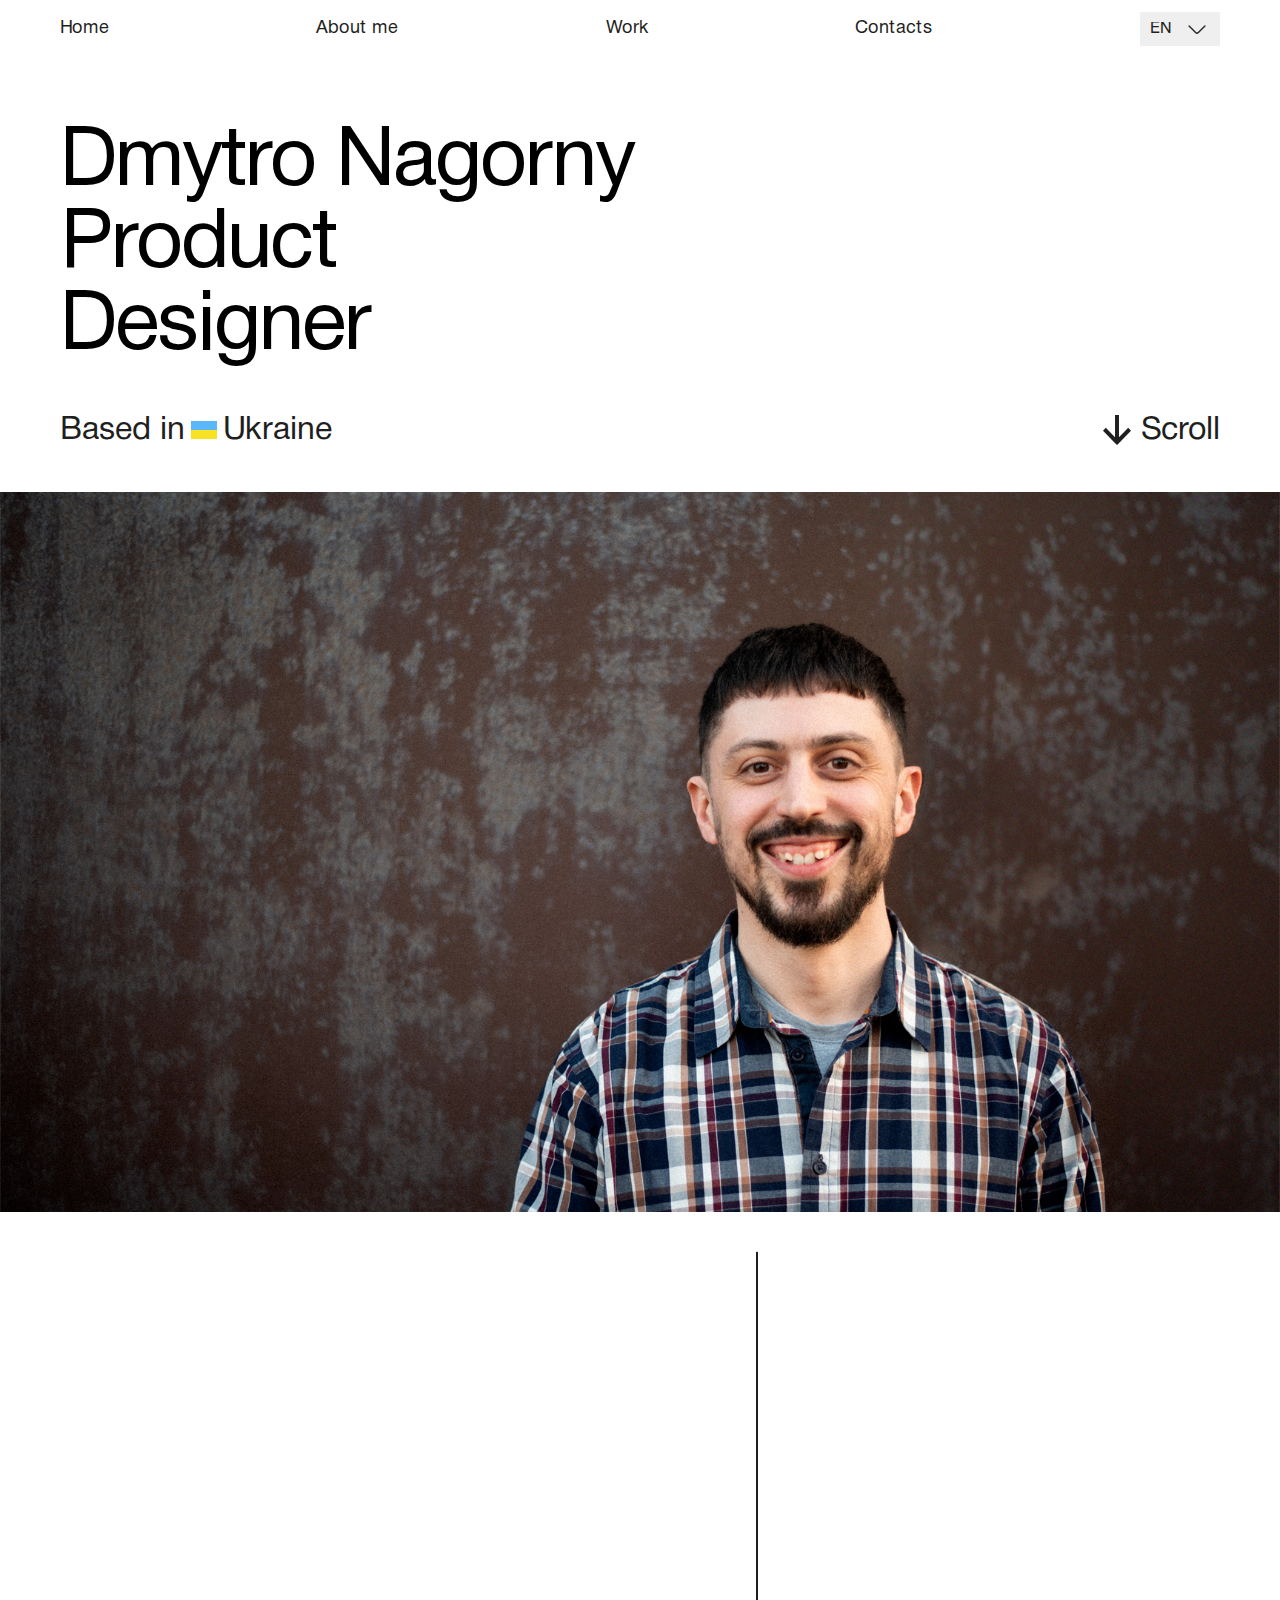
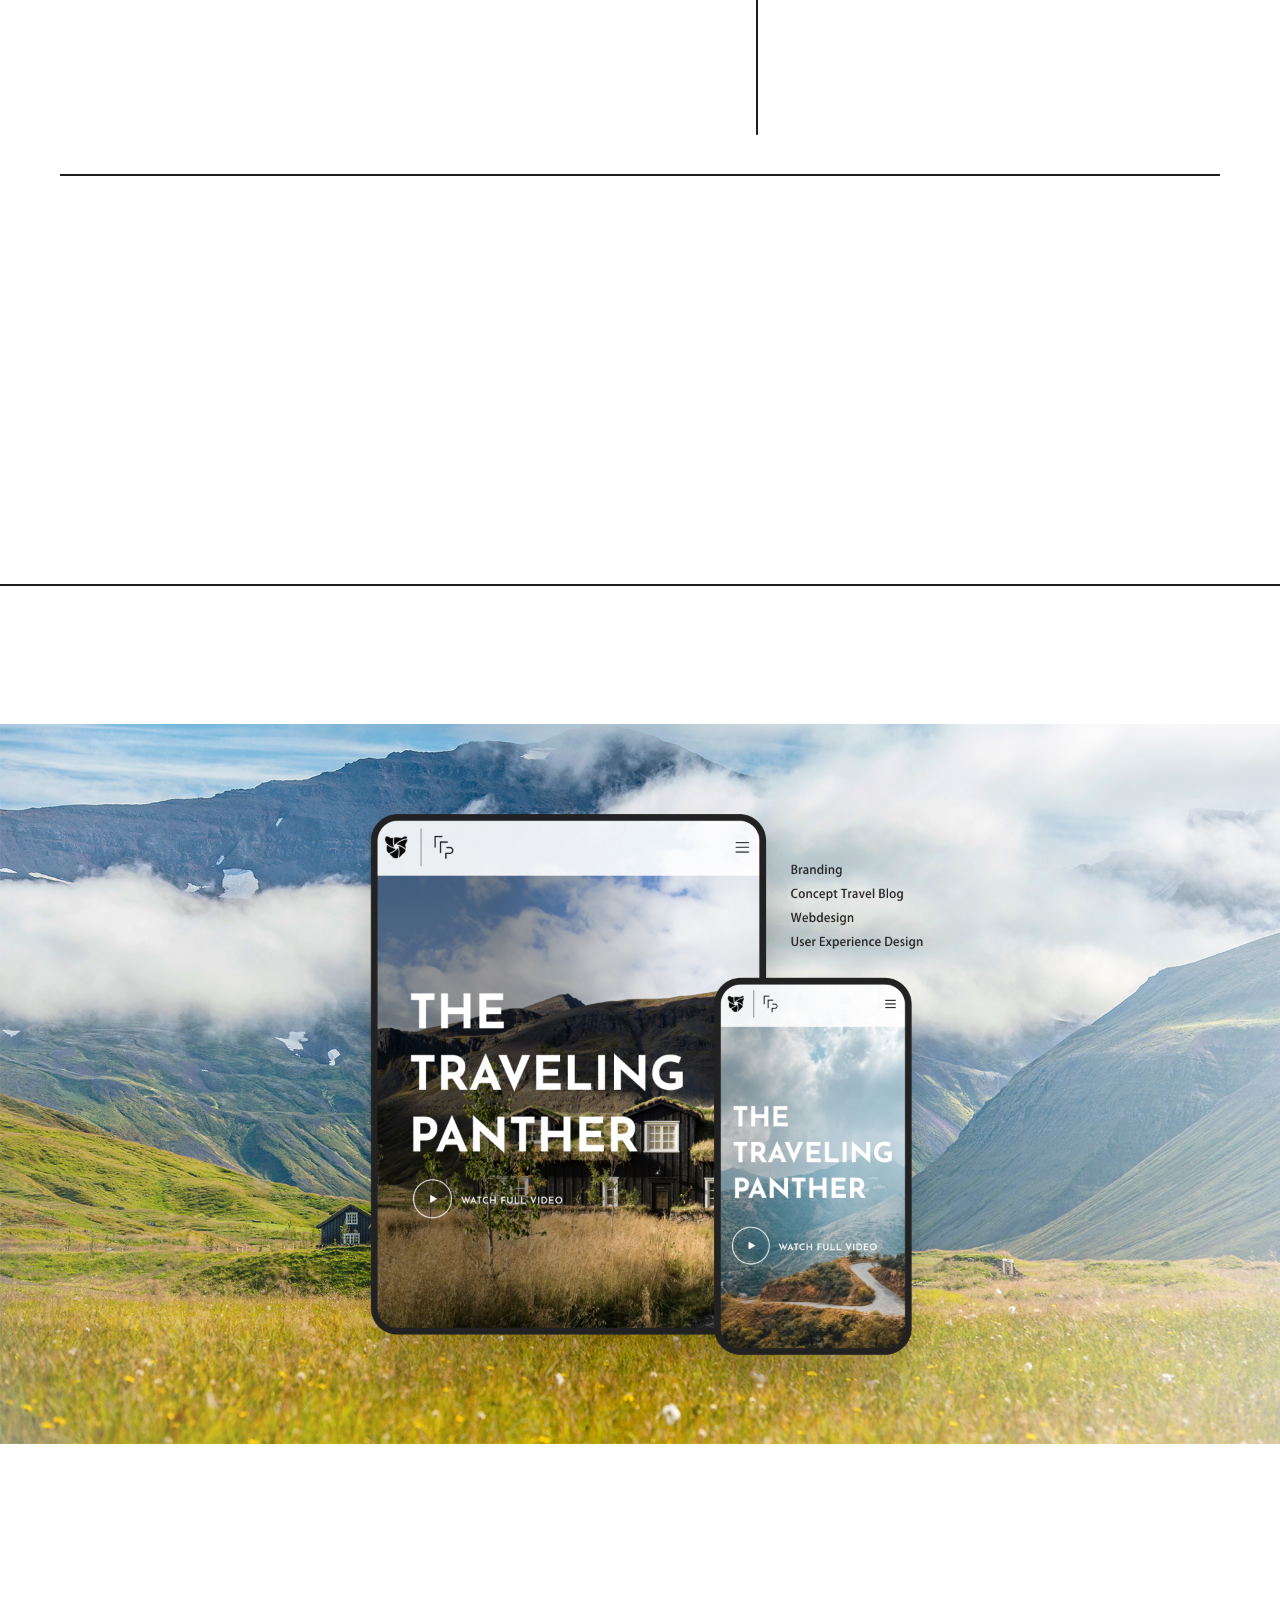
<file: index.html>
<!DOCTYPE html>
<html lang="en">
  <head>
    <meta charset="UTF-8" />
    <meta name="viewport" content="width=device-width, initial-scale=1.0" />
    <meta name="description" content="site_resume" />
    <meta name="keywords" content="portfolio, resume" />
    <meta name="robots" content="index, follow" />
    <!-- Если нужна индексация -->
    <meta http-equiv="author" content="Dmytro_Nagorny" />
    <meta http-equiv="cache-control" content="no-cache" />
    <!-- Для продакшена стоит пересмотреть -->
    <link rel="stylesheet" href="/font.css" />
    <link rel="stylesheet" href="/styles.css" />
    <link rel="stylesheet" href="/position.css" />
    <link rel="stylesheet" href="/default.css" />
    <link rel="stylesheet" href="/tablet_resolution.css" />
    <link rel="stylesheet" href="/phone_resolution.css" />
    <link rel="stylesheet" href="/sal.css" />
    <script src="/langArray.js"></script>
    <script src="/langScript.js"></script>
    <script src="/script_whatido.js"></script>
    <script src="/script_css.js"></script>
    <script src="/script_filter.js"></script>
    <script src="/scrolllink.js"></script>
    <script src="./sal.js"></script>
    <title>Site Resume</title>
  </head>
  <body>
    <div class="top_grid_container">
      <div
        data-sal="slide-up"
        data-sal-delay="200"
        data-sal-duration="400"
        data-sal-easing="ease-out"
        class="menu"
      >
        <ul id="section1" class="listNav">
          <li class="navSite">
            <a class="linkOne lang-menu1 scroll-link" href="#section1">Home</a>
          </li>
          <li class="navSite">
            <a class="linkTwo lang-menu2" href="about_me.html" target="_blank"
              >About me</a
            >
          </li>
          <li class="navSite">
            <a class="linkThree lang-menu3 scroll-link" href="#section3"
              >Work</a
            >
          </li>
          <li class="navSite">
            <a class="linkFour lang-menu4 scroll-link" href="#section4"
              >Contacts</a
            >
          </li>
          <select name="select" class="change_lang">
            <option value="ua">UA</option>
            <option value="en">EN</option>
          </select>
        </ul>
      </div>
      <h1
        data-sal="slide-up"
        data-sal-delay="200"
        data-sal-duration="400"
        data-sal-easing="ease-out"
        id="tittle"
        class="lang-tittle"
      >
        Dmytro Nagorny <br />Product Designer
      </h1>
      <div
        data-sal="slide-up"
        data-sal-delay="200"
        data-sal-duration="400"
        data-sal-easing="ease-out"
        class="h3_container"
      >
        <h3 id="text_with_flag">Based in<span></span>Ukraine</h3>
        <h3 class="text_index">Scroll</h3>
      </div>
    </div>
    <div class="my_photo">
      <a class="link_aboutMe" href="about_me.html" target="_blank"></a>
    </div>
    <div id="section2" class="mid_grid_container">
      <h2
        data-sal="slide-up"
        data-sal-delay="200"
        data-sal-duration="400"
        data-sal-easing="ease-out"
        id="tittle_two"
        class="lang-text"
      >
        My priority is to create a design that is not only beautiful but also
        functional, contributing to the achievement of the client's goals.
      </h2>
      <div class="block_cont_about_me">
        <h3
          data-sal="slide-up"
          data-sal-delay="200"
          data-sal-duration="400"
          data-sal-easing="ease-out"
          class="lang-tittle-about-me"
        >
          About me
        </h3>
        <p
          data-sal="slide-up"
          data-sal-delay="200"
          data-sal-duration="400"
          data-sal-easing="ease-out"
          class="lang-text-about-me"
        >
          Hello! My name is Dmytro, and I'm pleased to welcome you to my
          website, where you can learn more about my activities and view my
          portfolio. Ten years ago, I began my career in direct online sales.
          This experience gradually led me to the world of web design and a deep
          exploration of UX/UI. <br />
          <br />Over this period, I have successfully worked both offline and
          online, including freelancing and participating in the development of
          several startups.
        </p>
        <div
          data-sal="slide-up"
          data-sal-delay="200"
          data-sal-duration="400"
          data-sal-easing="ease-out"
          class="icons_cont"
        >
          <a
            id="inst_icon"
            href="https://www.instagram.com/dmytronagori/"
            target="_blank"
          ></a>
          <a
            id="behance_icon"
            href="https://www.behance.net/Maxofsolutions"
            target="_blank"
          ></a>
        </div>
      </div>
      <hr />
      <h3
        data-sal="slide-up"
        data-sal-delay="200"
        data-sal-duration="400"
        data-sal-easing="ease-out"
        class="text_index_two lang-tittle-what-i-do"
      >
        What I do
      </h3>
      <div
        data-sal="slide-up"
        data-sal-delay="200"
        data-sal-duration="400"
        data-sal-easing="ease-out"
        class="block_cont_what_I_do"
      >
        <div class="btns_container">
          <button>User Experience</button>
          <button>Product Design</button>
          <button>Digital Design</button>
          <button>Frontend Develop</button>
        </div>
        <p class="text_descript_my_skill"></p>
      </div>
    </div>
    <div id="section3" class="filter_portfolio_cont">
      <h2
        data-sal="slide-up"
        data-sal-delay="200"
        data-sal-duration="400"
        data-sal-easing="ease-out"
        id="tittle_three"
        class="lang-myWork"
      >
        Work
      </h2>
      <div
        data-sal="slide-up"
        data-sal-delay="200"
        data-sal-duration="400"
        data-sal-easing="ease-out"
        class="menu_two"
      >
        <ul class="listNav_two">
          <li class="navSite"><a id="linkOne1" href="">Websites</a></li>
          <li class="navSite"><a id="linkTwo2" href="">Apps</a></li>
          <li class="navSite"><a id="linkThree3" href="">Logos</a></li>
          <li class="navSite"><a id="linkFour4" href="">Graphics</a></li>
        </ul>
      </div>
    </div>
    <div class="photo_portfolio">
      <a class="link_my_work" href=""></a>
    </div>
    <div
      data-sal="slide-up"
      data-sal-delay="200"
      data-sal-duration="400"
      data-sal-easing="ease-out"
      class="filter_portfolio_cont"
    >
      <h2 id="tittle_three" class="lang-tittle-myWork"></h2>
      <p id="work_descript" class="lang-descript-myWork"></p>
      <button
        data-sal="slide-up"
        data-sal-delay="200"
        data-sal-duration="400"
        data-sal-easing="ease-out"
        class="btn_next"
      >
        <a href="">Next Work</a>
      </button>
    </div>

    <div class="key_skill_container">
      <h3
        data-sal="slide-up"
        data-sal-delay="200"
        data-sal-duration="400"
        data-sal-easing="ease-out"
        class="text_index_two"
      >
        Key skills
      </h3>
      <div
        data-sal="slide-up"
        data-sal-delay="200"
        data-sal-duration="400"
        data-sal-easing="ease-out"
        class="skills_descript_cont"
        id="sk1"
      >
        <h2 class="tittle_four">Sketch Figma</h2>
        <div class="icons_cont">
          <div
            id="icon_sketch"
            style="background-image: url(/imgs/sketch.svg)"
          ></div>
          <div
            id="icon_figma"
            style="background-image: url(/imgs/figma.svg)"
          ></div>
        </div>
      </div>
      <div
        data-sal="slide-up"
        data-sal-delay="200"
        data-sal-duration="400"
        data-sal-easing="ease-out"
        class="skills_descript_cont"
        id="sk2"
      >
        <h2 class="tittle_four">Photoshop Illustrator</h2>
        <div class="icons_cont">
          <div
            id="icon_photoshop"
            style="background-image: url(/imgs/PS.svg)"
          ></div>
          <div
            id="icon_illustrator"
            style="background-image: url(/imgs/AI.svg)"
          ></div>
        </div>
      </div>
      <div
        data-sal="slide-up"
        data-sal-delay="200"
        data-sal-duration="400"
        data-sal-easing="ease-out"
        class="skills_descript_cont"
        id="sk3"
      >
        <h2 class="tittle_four">ProCreate Nomad</h2>
        <div class="icons_cont">
          <div
            id="icon_procreate"
            style="background-image: url(/imgs/pro_create.svg)"
          ></div>
          <div
            id="icon_nomad"
            style="background-image: url(/imgs/nomad.svg)"
          ></div>
        </div>
      </div>
      <hr class="last" />
      <div
        data-sal="slide-up"
        data-sal-delay="200"
        data-sal-duration="400"
        data-sal-easing="ease-out"
        class="skills_descript_cont"
        id="sk4"
      >
        <h2 class="tittle_four">HTML5 CSS3</h2>
        <div class="icons_cont">
          <div
            id="icon_html"
            style="background-image: url(/imgs/html.svg)"
          ></div>
          <div id="icon_css" style="background-image: url(/imgs/css.svg)"></div>
        </div>
      </div>
      <div
        data-sal="slide-up"
        data-sal-delay="200"
        data-sal-duration="400"
        data-sal-easing="ease-out"
        class="skills_descript_cont"
        id="sk5"
      >
        <h2 class="tittle_four">Java Script</h2>
        <div class="icons_cont">
          <div id="icon_js" style="background-image: url(/imgs/js.svg)"></div>
          <h2>learning</h2>
        </div>
      </div>
      <p
        data-sal="slide-up"
        data-sal-delay="200"
        data-sal-duration="400"
        data-sal-easing="ease-out"
        id="final_phrase"
        class="lang-mySkills"
      >
        My key skills include working with Sketch, Figma, Photoshop, Illustrator
        for design and prototyping, as well as Procreate and Nomad Sculpt for
        digital painting and 3D sculpting. I have proficiency in HTML5 markup
        languages and CSS3 styles for web page layout, and I am currently
        studying JavaScript.
      </p>
    </div>
    <div id="section4" class="footer_block">
      <div class="footer_container">
        <div
          data-sal="slide-up"
          data-sal-delay="200"
          data-sal-duration="400"
          data-sal-easing="ease-out"
          class="footer_tittle_cont"
        >
          <h3 class="lang-footer">Want to work together?</h3>
          <h3 class="lang-footer2">Send me a message</h3>
        </div>
        <a
          data-sal="slide-up"
          data-sal-delay="200"
          data-sal-duration="400"
          data-sal-easing="ease-out"
          id="my_email"
          href="mailto:maxofsolutions@gmail.com"
          >maxofsolutions@gmail.com</a
        >
        <div data-sal="slide-up" class="footer_tittle_cont">
          <h3>
            Design & Development <br />
            Dmytro Nagorny
          </h3>
          <div class="icons_cont">
            <h3>Follow me:</h3>
            <a
              id="linked_icon"
              href="https://www.linkedin.com/in/dmytro-nagorny-97a641307/"
              target="_blank"
            ></a>
            <a
              id="inst_icon"
              href="https://www.instagram.com/dmytronagori/"
              target="_blank"
            ></a>
            <a
              id="behance_icon"
              href="https://www.behance.net/Maxofsolutions"
              target="_blank"
            ></a>
          </div>
        </div>
        <div
          data-sal="slide-up"
          data-sal-delay="200"
          data-sal-duration="400"
          data-sal-easing="ease-out"
          class="menu"
        >
          <ul class="listNav">
            <li class="navSite">
              <a class="linkOne lang-menu5 scroll-link" href="#section1"
                >Home</a
              >
            </li>
            <li class="navSite">
              <a class="linkTwo lang-menu2" href="about_me.html" target="_blank"
                >About me</a
              >
            </li>
            <li class="navSite">
              <a class="linkThree lang-menu7 scroll-link" href="#section3"
                >Work</a
              >
            </li>
            <li class="navSite">
              <a class="linkFour lang-menu8 scroll-link" href="#section4"
                >Contacts</a
              >
            </li>
          </ul>
        </div>
      </div>
    </div>
    <script>
      sal();
    </script>
  </body>
</html>
</file>
<file: font.css>
@font-face {
  font-family: "helvetica";
  src: url(../Helvetica/HelveticaRegular/HelveticaRegular.ttf)
    format("truetype");
  font-weight: normal;
  font-style: normal;
}

@font-face {
  font-family: "helvetica";
  src: url(../Helvetica/HelveticaMedium/HelveticaMedium.ttf) format("truetype");
  font-weight: 500;
  font-style: normal;
}
</file>
<file: styles.css>
.listNav > li > a {
  font-size: 18px;
  color: #1f1f1f;
}

.listNav > li > a {
  position: relative;
}

.listNav > li > a::after {
  content: "";
  position: absolute;
  left: 0;
  bottom: -3px;
  width: 100%;
  height: 2px;
  background-color: #1f1f1f;
  transition: bottom 0.4s ease-out;
  opacity: 0;
}

.listNav > li > a:hover::after {
  bottom: 0;
  opacity: 1;
}

/**/

#tittle {
  font-size: 82px;
  letter-spacing: -2px;
  font-weight: normal;
}

.h3_container > h3 {
  font-size: 32px;
  color: #1f1f1f;
  font-weight: 300;
}

#text_with_flag {
  position: relative;
}

#text_with_flag span {
  position: relative;
}

#text_with_flag span::before {
  content: "";
  background-image: url("/imgs/flagUk.svg");
  display: inline-block;
  width: 26px;
  height: 18px;
  margin: 0 6px;
  vertical-align: middle;
  background-size: cover;
}

.text_index {
  position: relative;
}
.text_index::before {
  content: "";
  background-image: url("/imgs/arrow_icon_svg.svg");
  display: inline-block;
  width: 28px;
  height: 30px;
  margin: 0 10px;
  vertical-align: middle;
  background-size: cover;
}

/* стили для my_photo с псевдоелементом */
.my_photo {
  width: 100%;
  height: 80vh;
  position: relative;
  background-image: url("/imgs/my_photo.jpg");
  background-size: cover;
  background-repeat: no-repeat;
  background-position: center;
}

.my_photo a {
  width: 100%;
  height: 100%;
  text-decoration: none;
}

.my_photo:hover a {
  background-color: #1f1f1f;
  opacity: 0.2;
  transition: background-color 0.4s ease-out;
}

.my_photo a:focus {
  outline: none;
}

.my_photo:hover {
  cursor: pointer;
}

.my_photo::before {
  content: "";
  position: absolute;
  top: 50%;
  left: 50%;
  transform: translate(-50%, -50%);
  width: 80px; /* Ширина псевдоэлемента */
  height: 80px; /* Высота псевдоэлемента */
  background-color: #1f1f1f;
  background-image: url(/imgs/arrow_icon2_svg.svg);
  background-position: center;
  background-repeat: no-repeat;
  border-radius: 50%;
  z-index: 1;
  opacity: 0;
}

.my_photo:hover::before {
  transition: opacity 0.4s ease-out;
  opacity: 1;
}
/**/

/* стили для block_about_me с псевдоелементом */

#tittle_two {
  font-size: 60px;
  letter-spacing: -2px;
}

.block_cont_about_me > h3 {
  margin: 0;
  font-size: 32px;
  color: #1f1f1f;
  font-weight: 300;
}

.block_cont_about_me > p {
  font-size: 18px;
  color: #1f1f1f;
  font-weight: 300;
  line-height: 160%;
}

.icons_cont a {
  margin-right: 10px;
}

.icons_cont h2 {
  font-size: 60px;
  letter-spacing: -2px;
  color: #b1b1b1;
  margin: 0;
  text-align: start;
  transform: translateY(14px);
}

.icons_cont h3 {
  font-size: 32px;
  color: #1f1f1f;
  font-weight: 300;
  margin: 0 10px;
}

.icons_cont > div {
  width: 40px;
  height: 40px;
  background-color: #1f1f1f;
  border-radius: 20px;
  margin-right: 10px;
  background-repeat: no-repeat;
  background-size: cover;
}

#inst_icon {
  width: 40px;
  height: 40px;
  background-image: url(/imgs/inst_icon.svg);
  background-position: center;
  background-repeat: no-repeat;
}

#behance_icon {
  width: 40px;
  height: 40px;
  background-image: url(/imgs/behance_icon.svg);
  background-position: center;
  background-repeat: no-repeat;
}

#linked_icon {
  width: 40px;
  height: 40px;
  background-image: url(/imgs/linked_icon.svg);
  background-position: center;
  background-repeat: no-repeat;
}

.block_cont_about_me {
  position: relative;
}

.block_cont_about_me::before {
  content: "";
  position: absolute;
  left: 0;
  transform: translateY(-50%);
  width: 2px;
  height: 100%;
  background-color: #1f1f1f;
  top: 50%;
  transform-origin: center;
}
/**/

.text_index_two {
  position: relative;
  font-size: 32px;
  color: #1f1f1f;
  font-weight: 300;
}

.text_index_two::after {
  content: "";
  background-image: url("/imgs/arrow_icon3_svg.svg");
  display: inline-block;
  width: 28px;
  height: 30px;
  margin: 0 10px;
  vertical-align: middle;
  background-size: cover;
}

.btns_container button {
  position: relative;
  font-family: "helvetica", sans-serif;
  font-size: 60px;
  letter-spacing: -2px;
  color: #1f1f1f;
  background: none;
  border: none;
  cursor: pointer;
  margin-bottom: 10px;
  text-align: left;
  transition: transform 0.3s ease-in-out;
  padding: 0;
}

.btns_container button:last-child {
  margin-bottom: 0;
}

.btns_container button:hover {
  transform: translateX(-5px);
}

/* стили для скрипта */

.active::after {
  content: "";
  position: absolute;
  left: 0;
  bottom: -2px;
  width: 100%;
  height: 4px;
  background-color: #1f1f1f;
  transition: height 0.3s ease-in-out;
}

.active:hover::after {
  background-color: #1f1f1f;
  height: 2px;
}

/**/

.text_descript_my_skill {
  font-size: 22px;
  text-align: left;
  font-weight: 300;
  line-height: 160%;
  color: #1f1f1f;
  position: relative;
}

.text_descript_my_skill::before {
  content: "";
  position: absolute;
  left: 0;
  transform: translateY(-50%);
  width: 2px;
  height: 100%;
  background-color: #1f1f1f;
  top: 50%;
  transform-origin: center;
}

.photo_portfolio {
  width: 100%;
  height: 80vh;
  position: relative;
  background-size: cover;
  background-repeat: no-repeat;
  background-position: center;
}

.photo_portfolio a {
  width: 100%;
  height: 100%;
  text-decoration: none;
}

.photo_portfolio:hover a {
  background-color: #1f1f1f;
  opacity: 0.2;
  transition: background-color 0.4s ease-out;
}

.photo_portfolio a:focus {
  outline: none;
}

.photo_portfolio:hover {
  cursor: pointer;
}

.photo_portfolio::before {
  content: "";
  position: absolute;
  top: 50%;
  left: 50%;
  transform: translate(-50%, -50%);
  width: 80px; /* Ширина псевдоэлемента */
  height: 80px; /* Высота псевдоэлемента */
  background-color: #1f1f1f;
  background-image: url(/imgs/arrow_icon2_svg.svg);
  background-position: center;
  background-repeat: no-repeat;
  border-radius: 50%;
  z-index: 1;
  opacity: 0;
}

.photo_portfolio:hover::before {
  transition: opacity 0.4s ease-out;
  opacity: 1;
}

.filter_portfolio_cont {
  position: relative;
}

/* класс псевдоэлмента для script_css */
.filter_portfolio_cont.not-last-child::after {
  content: "";
  position: absolute;
  top: calc(0%);
  left: 0;
  width: 100%;
  height: 2px;
  background-color: #1f1f1f;
  z-index: 1;
}

.filter_portfolio_cont::after {
  content: "";
  position: absolute;
  top: calc(100%);
  left: 0;
  width: 100%;
  height: 2px;
  background-color: #1f1f1f;
  z-index: 1;
}
/**/

#tittle_three {
  width: 30%;
  font-size: 60px;
  letter-spacing: -2px;
  margin: 0;
}

.listNav_two > li > a {
  font-size: 18px;
  color: #1f1f1f;
}

.listNav_two > li > a {
  position: relative;
}

.listNav_two > li > a::after {
  content: "";
  position: absolute;
  left: 0;
  bottom: -3px;
  width: 100%;
  height: 2px;
  background-color: #1f1f1f;
  transition: bottom 0.4s ease-out;
  opacity: 0;
}

.listNav_two > li > a:hover::after {
  bottom: 0;
  opacity: 1;
}

.listNav_two > li > a.active::after {
  bottom: 0;
  opacity: 1;
}

#work_descript {
  width: 30%;
  font-size: 18px;
  color: #1f1f1f;
  font-weight: 300;
  line-height: 160%;
}

.btn_next {
  width: 240px;
  height: 60px;
  border: 1px solid #1f1f1f;
  border-radius: 30px;
  background: none;
  padding: 0;
}

.btn_next a {
  font-size: 32px;
  color: #1f1f1f;
  font-weight: 300;
}

.btn_next a::after {
  content: "";
  background-image: url("/imgs/arrow_icon4_svg.svg");
  display: inline-block;
  width: 30px;
  height: 28px;
  margin: 0 10px;
  vertical-align: middle;
  background-size: cover;
}

.btn_next:hover {
  background-color: #1f1f1f;
  transition: background-color 0.2s ease-out;
  transition: transform 0.3s ease-out;
  transform: translateX(10px);
}

.btn_next:not(:hover) {
  transition: transform 0.3s ease-out; /* Применить плавное изменение для свойства transform при уходе курсора */
}

.btn_next:not(:hover):hover {
  transform: none; /* Вернуть кнопку в исходное положение при уходе курсора с наведенной кнопки */
}

.btn_next a:hover {
  color: white;
}

.btn_next a:hover::after {
  background-image: url("/imgs/arrow_icon4_white_svg.svg");
}

.btn_next:active {
  border: 1px solid #1f1f1f;
  border-radius: 30px;
  background: none;
  transform: translateX(0px);
}

.btn_next a:active {
  color: #1f1f1f;
}

.btn_next a:active::after {
  background-image: url("/imgs/arrow_icon4_svg.svg");
}

.tittle_four {
  font-size: 60px;
  letter-spacing: -2px;
  margin: 0;
  color: #1f1f1f;
}

#final_phrase {
  font-size: 18px;
  color: #1f1f1f;
  font-weight: 300;
  line-height: 160%;
}

.skills_descript_cont {
  position: relative;
}

.skills_descript_cont::before {
  content: "";
  position: absolute;
  left: 100%;
  transform: translateY(-50%);
  width: 2px;
  height: 100%;
  background-color: #1f1f1f;
  top: 50%;
  transform-origin: center;
}

.skills_descript_cont:nth-child(4)::before {
  display: none;
}

.footer_block {
  width: 100%;
  height: 460px;
  padding: 40px 60px 40px 60px;
  background-color: #d8dde1;
}

.footer_tittle_cont > h3 {
  font-size: 32px;
  color: #1f1f1f;
  font-weight: 300;
  margin: 0;
}

#my_email {
  position: relative;
  text-decoration: none;
  color: #1f1f1f;
  font-size: 82px;
  width: 77%;
}

#my_email::after {
  content: "";
  position: absolute;
  left: 0;
  bottom: -3px;
  width: 100%;
  height: 4px;
  background-color: #1f1f1f;
  transition: bottom 0.4s ease-out;
  opacity: 0;
}

#my_email:hover::after {
  bottom: 0;
  opacity: 1;
}

/* класс для select lang*/

select {
  color: #1f1f1f;
  padding: 10px;
  width: 80px;
  max-width: 100%;
  box-sizing: border-box;
  margin: 0;
  border: none;
  outline: none;
  -moz-appearance: none;
  -webkit-appearance: none;
  appearance: none;
  background-image: url("/imgs/arrow-down.svg");
  background-repeat: no-repeat;
  background-position: right 0.7em top 50%, 0 0;
  background-size: 24px auto, 100%;
  cursor: pointer;
  transition: background-position 0.2s ease;
}

select:hover {
  background-position: right 0.7em top 64%, 0 0;
}

select::-ms-expand {
  display: none;
}
select:hover {
  border-color: #888;
}
select:focus {
  border-color: #aaa;
  color: #222;
  outline: none;
}

/* Убедитесь, что правило для IE учитывается и не перекрывает псевдоэлемент */
@media screen and (min-width: 0\0) {
  select::after {
    display: none;
  }
}

hr {
  grid-row: 2;
  grid-column: 1/-1;
  transform: translateY(-40px);
  width: 100%;
  margin: 0;
  height: 2px;
  border: none; /* Убрать рамку */
  background-color: #1f1f1f; /* Цвет фона */
}

hr.last {
  grid-column: 2/-1;
}
</file>
<file: position.css>
@import "./sal.css";
.top_grid_container {
  display: grid;
  grid-template: 1fr 1fr 1fr 1fr / 1fr 1fr 1fr 1fr;
  width: 100%;
  padding: 0 60px;
}

.menu {
  grid-column: 1/-1;
  grid-row: 1;
}

.listNav {
  display: flex;
  flex-direction: row;
  flex-wrap: nowrap;
  justify-content: space-between;
  align-items: center;
}

#tittle {
  grid-column: 1/3;
  grid-row: 2/-2;
  display: flex;
  align-items: start;
  margin: 0;
}

.h3_container {
  grid-column: 1/-1;
  grid-row: 4;
  display: flex;
  flex-direction: row;
  flex-wrap: nowrap;
  justify-content: space-between;
  align-items: center;
}

.my_photo a {
  display: flex;
  justify-content: center;
  align-items: center;
}

.mid_grid_container {
  display: grid;
  grid-template: 1fr 0.5fr / 20% 1fr 1fr;
  row-gap: 80px;
  width: 100%;
  padding: 0 60px;
}

#tittle_two {
  grid-column: 1/3;
  grid-row: 1;
  margin-right: 40px;
  margin-bottom: 0;
}

.block_cont_about_me {
  grid-column: 3;
  grid-row: 1;
  display: flex;
  flex-direction: column;
  flex-wrap: nowrap;
  justify-content: center;
  align-items: flex-start;
  padding-left: 40px;
  padding-right: 60px;
  margin-top: 40px;
}

.icons_cont {
  display: flex;
  flex-direction: row;
  flex-wrap: nowrap;
  justify-content: flex-start;
  align-items: end;
}

.text_index_two {
  grid-column: 1;
  grid-row: 2;
  margin: 0;
}

.text_index_two:nth-child(1) {
  grid-row: 1;
  margin: 0;
}

.block_cont_what_I_do {
  grid-column: 2/-1;
  grid-row: 2;
  display: grid;
  grid-template: 1fr / 1fr 1fr;
}

.btns_container {
  grid-column: 1;
  grid-row: 1;
  display: flex;
  flex-direction: column;
  flex-wrap: nowrap;
  justify-content: center;
  align-items: flex-start;
  margin-bottom: 40px;
  padding-right: 40px;
}

.text_descript_my_skill {
  grid-column: 2;
  grid-row: 1;
  margin: 0 0 40px 0;
  padding: 0 60px 0 40px;
  display: flex;
  flex-direction: column;
  flex-wrap: nowrap;
  justify-content: center;
  align-items: flex-start;
}

.photo_portfolio a {
  display: flex;
  justify-content: center;
  align-items: center;
}

.filter_portfolio_cont {
  width: 100%;
  display: flex;
  flex-direction: row;
  flex-wrap: wrap;
  justify-content: space-between;
  align-items: center;
  padding: 40px 60px;
}

.listNav_two {
  width: 60vw;
  display: flex;
  flex-direction: row;
  flex-wrap: nowrap;
  justify-content: space-between;
  align-items: center;
}

#btn_next a {
  display: flex;
  justify-content: center;
  align-items: center;
  width: 100%;
  height: 100%;
  text-decoration: none;
}

.key_skill_container {
  display: grid;
  grid-template: 0.9fr 1fr / 20% 1fr 1fr 1fr;
  row-gap: 80px;
  column-gap: 40px;
  padding: 40px 60px;
}

.skills_descript_cont {
  display: flex;
  flex-direction: column;
  flex-wrap: nowrap;
  justify-content: space-between;
  align-items: flex-start;
}

#sk1 {
  grid-column: 2;
  grid-row: 1;
}

#sk2 {
  grid-column: 3;
  grid-row: 1;
}

#sk3 {
  grid-column: 4;
  grid-row: 1;
}

#sk4 {
  grid-column: 2;
  grid-row: 2;
}

#sk5 {
  grid-column: 3;
  grid-row: 2;
}

#final_phrase {
  grid-column: 4;
  grid-row: 2;
  display: flex;
  flex-direction: column;
  flex-wrap: nowrap;
  align-items: flex-start;
  margin: 10px 0;
}

.footer_container {
  height: 100%;
  display: flex;
  flex-direction: column;
  flex-wrap: wrap;
  justify-content: space-between;
}

.footer_tittle_cont {
  display: flex;
  flex-direction: row;
  flex-wrap: wrap;
  justify-content: space-between;
  align-items: center;
}
</file>
<file: default.css>
*,
*::before,
*::after {
  box-sizing: border-box;
}

p,
h2,
h1,
h3 {
  font-family: "helvetica", sans-serif;
  font-weight: 400;
}

nav[class],
ul[class],
ol[class],
li[class],
button,
figure,
figcaption,
blockquote,
dl,
dd {
  font-family: "helvetica", sans-serif;
}

nav[class],
ul[class],
ol[class],
li[class] {
  list-style-type: none;
  margin: 0;
  padding: 10px 0;
}

body {
  min-height: 100vh;
  scroll-behavior: smooth;
  margin: 0;
}

a:not([class]) {
  /* все которые не является классом */
  text-decoration-skip-ink: auto;
}

a:active, /* активная/посещенная ссылка */
a:hover,  /* при наведении */
a {
  font-family: "helvetica", sans-serif;
  outline: none;
  text-decoration: none;
}

img {
  max-width: 100%;
  display: block;
}

input,
button,
textarea,
select {
  font: inherit;
}

input[type="search"] {
  border: none;
  background: none;
  outline: none;
  padding: 0;
}

input {
  border: none;
  background: none;
  outline: none;
  padding: 0;
}

input[type="search"]::-webkit-search-decoration,
input[type="search"]::-webkit-search-cancel-button,
input[type="search"]::-webkit-search-results-button,
input[type="search"]::-webkit-search-results-decoration {
  display: none;
}

::placeholder {
  color: #c7cfd5;
}

@media (prefers-reduced-motion: reduce) {
  * {
    animation-duration: 0.01ms !important;
    animation-iteration-count: 1 !important;
    transition-duration: 0.01ms !important;
    scroll-behavior: auto !important;
  }
}
</file>
<file: tablet_resolution.css>
@media screen and (max-width: 1024px) {
  .top_grid_container {
    display: grid;
    grid-template: 1fr 1fr 1fr 1fr / 1fr 1fr 1fr;
    padding: 0 40px;
  }

  #tittle {
    grid-column: 1/4;
    grid-row: 2/-2;
  }

  .my_photo,
  .photo_portfolio {
    height: 60vh;
  }

  .my_photo:hover a,
  .photo_portfolio:hover a {
    background-color: initial;
  }

  .my_photo::before,
  .photo_portfolio::before {
    display: none;
  }

  .mid_grid_container {
    display: grid;
    grid-template: 0.2fr 0.4fr 40px 1fr / 1fr 1fr;
    row-gap: 20px;
    padding: 0 40px;
  }

  #tittle_two {
    grid-column: 1/-1;
    grid-row: 1;
    margin-right: 40px;
    margin-bottom: 0;
  }

  .block_cont_about_me {
    grid-column: 1/-1;
    grid-row: 2;
    padding-left: 0;
    padding-bottom: 20px;
    margin-top: 0;
  }

  .block_cont_about_me::before {
    display: none;
  }

  .text_index_two {
    grid-column: 1;
    grid-row: 3;
  }

  .block_cont_what_I_do {
    grid-column: 1/-1;
    grid-row: 4;
  }

  .btns_container {
    grid-column: 1;
    grid-row: 1;
  }

  .active:nth-child(4)::after {
    width: 50%;
  }

  .photo_portfolio a {
    display: flex;
    justify-content: center;
    align-items: center;
  }

  .filter_portfolio_cont {
    padding: 20px 40px;
  }

  #work_descript {
    width: 40%;
  }

  .key_skill_container {
    position: relative;
    display: grid;
    grid-template-columns: 1fr 1fr 1fr;
    grid-template-rows: 40px 0.9fr 1fr;
    grid-row-gap: 40px;
    column-gap: 20px;
    padding: 20px 40px;
  }

  .text_index_two:nth-child(1) {
    grid-column: 1;
    grid-row: 1;
  }

  #sk1 {
    grid-column: 1;
    grid-row: 2;
  }

  #sk2 {
    grid-column: 2;
    grid-row: 2;
  }

  #sk3 {
    grid-column: 3;
    grid-row: 2;
  }

  #sk4 {
    grid-column: 1;
    grid-row: 3;
  }

  #sk5 {
    grid-column: 2;
    grid-row: 3;
  }

  #final_phrase {
    grid-column: 3;
    grid-row: 3;
    display: flex;
    flex-direction: column;
    flex-wrap: nowrap;
    align-items: flex-start;
    margin: 10px 0;
  }

  .footer_block {
    padding: 20px 40px 20px 40px;
  }

  #my_email {
    font-size: 62px;
    width: 82%;
  }

  hr {
    grid-row: 3;
    transform: translateY(-20px);
  }

  hr.last {
    grid-column: 1/-1;
  }
}
</file>
<file: phone_resolution.css>
@media screen and (max-width: 440px) {
  .top_grid_container {
    display: flex;
    flex-direction: column;
    flex-wrap: nowrap;
    justify-content: center;
    align-items: flex-start;
    padding: 0 30px;
  }

  .linkOne,
  .linkTwo,
  .linkThree,
  .linkFour {
    display: none;
  }

  ul[class] {
    list-style-type: none;
    margin: 0;
    padding: 20px 0;
  }

  select {
    padding: 0;
  }

  .text_index {
    display: none;
  }

  #tittle {
    font-size: 42px;
  }

  .my_photo,
  .photo_portfolio {
    height: 30vh;
  }

  .my_photo:hover a,
  .photo_portfolio:hover a {
    background-color: initial;
  }

  .my_photo::before,
  .photo_portfolio::before {
    display: none;
  }

  .mid_grid_container {
    display: flex;
    flex-direction: column;
    flex-wrap: nowrap;
    justify-content: center;
    align-items: flex-start;
    padding: 0 30px;
  }

  #tittle_two {
    font-size: 42px;
    margin-right: 20px;
    margin-bottom: 0;
  }

  .block_cont_about_me {
    padding-left: 0;
    padding-bottom: 20px;
    margin-top: 0;
    padding-right: 30px;
  }

  .block_cont_about_me::before {
    display: none;
  }

  .block_cont_what_I_do {
    display: flex;
    flex-direction: column;
    flex-wrap: nowrap;
    justify-content: center;
    align-items: flex-start;
  }

  .btns_container {
    padding-right: 20px;
    margin-bottom: 20px;
  }

  .btns_container button {
    font-size: 42px;
  }

  .active:nth-child(4)::after {
    width: 100%;
  }

  .text_descript_my_skill {
    padding: 0 30px 0 0;
    font-size: 18px;
  }

  .text_descript_my_skill::before {
    display: none;
  }

  .photo_portfolio a {
    display: flex;
    justify-content: center;
    align-items: center;
  }

  .filter_portfolio_cont {
    padding: 20px 30px;
    flex-direction: column;
    flex-wrap: nowrap;
    justify-content: center;
    align-items: stretch;
  }

  #tittle_three {
    width: 100%;
    font-size: 42px;
  }

  .listNav_two {
    width: 100%;
  }

  #work_descript {
    width: 100%;
  }

  .btn_next {
    width: 330px;
    height: 60px;
    border: 1px solid #1f1f1f;
    border-radius: 30px;
    background: none;
    padding: 0;
  }

  .key_skill_container {
    position: relative;
    display: flex;
    flex-direction: column;
    flex-wrap: nowrap;
    justify-content: center;
    align-items: flex-start;
    padding: 20px 30px;
    grid-row-gap: 30px;
  }

  hr.last {
    display: none;
  }

  hr {
    transform: translateY(-10px);
  }

  .skills_descript_cont {
    grid-row-gap: 10px;
  }

  .skills_descript_cont::before {
    display: none;
  }

  .tittle_four {
    font-size: 42px;
  }

  #final_phrase {
    grid-column: 3;
    grid-row: 3;
    display: flex;
    flex-direction: column;
    flex-wrap: nowrap;
    align-items: flex-start;
    margin: 10px 0;
  }

  .footer_block {
    padding: 20px 30px 60px 30px;
  }

  .footer_tittle_cont {
    grid-row-gap: 10px;
  }
  .icons_cont {
    margin-top: 10px;
  }
  .icons_cont > h3 {
    margin-left: 0;
  }

  .icons_cont h2 {
    font-size: 42px;
    transform: translateY(8px);
  }

  #my_email {
    font-size: 26px;
    width: 98%;
  }

  #my_email::after {
    height: 2px;
  }

  .menu:last-child {
    display: none;
  }
}
</file>
<file: sal.css>
[data-sal]{transition-delay:0s;transition-delay:var(--sal-delay,0s);transition-duration:.2s;transition-duration:var(--sal-duration,.2s);transition-timing-function:ease;transition-timing-function:var(--sal-easing,ease)}[data-sal][data-sal-duration="200"]{transition-duration:.2s}[data-sal][data-sal-duration="250"]{transition-duration:.25s}[data-sal][data-sal-duration="300"]{transition-duration:.3s}[data-sal][data-sal-duration="350"]{transition-duration:.35s}[data-sal][data-sal-duration="400"]{transition-duration:.4s}[data-sal][data-sal-duration="450"]{transition-duration:.45s}[data-sal][data-sal-duration="500"]{transition-duration:.5s}[data-sal][data-sal-duration="550"]{transition-duration:.55s}[data-sal][data-sal-duration="600"]{transition-duration:.6s}[data-sal][data-sal-duration="650"]{transition-duration:.65s}[data-sal][data-sal-duration="700"]{transition-duration:.7s}[data-sal][data-sal-duration="750"]{transition-duration:.75s}[data-sal][data-sal-duration="800"]{transition-duration:.8s}[data-sal][data-sal-duration="850"]{transition-duration:.85s}[data-sal][data-sal-duration="900"]{transition-duration:.9s}[data-sal][data-sal-duration="950"]{transition-duration:.95s}[data-sal][data-sal-duration="1000"]{transition-duration:1s}[data-sal][data-sal-duration="1050"]{transition-duration:1.05s}[data-sal][data-sal-duration="1100"]{transition-duration:1.1s}[data-sal][data-sal-duration="1150"]{transition-duration:1.15s}[data-sal][data-sal-duration="1200"]{transition-duration:1.2s}[data-sal][data-sal-duration="1250"]{transition-duration:1.25s}[data-sal][data-sal-duration="1300"]{transition-duration:1.3s}[data-sal][data-sal-duration="1350"]{transition-duration:1.35s}[data-sal][data-sal-duration="1400"]{transition-duration:1.4s}[data-sal][data-sal-duration="1450"]{transition-duration:1.45s}[data-sal][data-sal-duration="1500"]{transition-duration:1.5s}[data-sal][data-sal-duration="1550"]{transition-duration:1.55s}[data-sal][data-sal-duration="1600"]{transition-duration:1.6s}[data-sal][data-sal-duration="1650"]{transition-duration:1.65s}[data-sal][data-sal-duration="1700"]{transition-duration:1.7s}[data-sal][data-sal-duration="1750"]{transition-duration:1.75s}[data-sal][data-sal-duration="1800"]{transition-duration:1.8s}[data-sal][data-sal-duration="1850"]{transition-duration:1.85s}[data-sal][data-sal-duration="1900"]{transition-duration:1.9s}[data-sal][data-sal-duration="1950"]{transition-duration:1.95s}[data-sal][data-sal-duration="2000"]{transition-duration:2s}[data-sal][data-sal-delay="50"]{transition-delay:.05s}[data-sal][data-sal-delay="100"]{transition-delay:.1s}[data-sal][data-sal-delay="150"]{transition-delay:.15s}[data-sal][data-sal-delay="200"]{transition-delay:.2s}[data-sal][data-sal-delay="250"]{transition-delay:.25s}[data-sal][data-sal-delay="300"]{transition-delay:.3s}[data-sal][data-sal-delay="350"]{transition-delay:.35s}[data-sal][data-sal-delay="400"]{transition-delay:.4s}[data-sal][data-sal-delay="450"]{transition-delay:.45s}[data-sal][data-sal-delay="500"]{transition-delay:.5s}[data-sal][data-sal-delay="550"]{transition-delay:.55s}[data-sal][data-sal-delay="600"]{transition-delay:.6s}[data-sal][data-sal-delay="650"]{transition-delay:.65s}[data-sal][data-sal-delay="700"]{transition-delay:.7s}[data-sal][data-sal-delay="750"]{transition-delay:.75s}[data-sal][data-sal-delay="800"]{transition-delay:.8s}[data-sal][data-sal-delay="850"]{transition-delay:.85s}[data-sal][data-sal-delay="900"]{transition-delay:.9s}[data-sal][data-sal-delay="950"]{transition-delay:.95s}[data-sal][data-sal-delay="1000"]{transition-delay:1s}[data-sal][data-sal-easing=linear]{transition-timing-function:linear}[data-sal][data-sal-easing=ease]{transition-timing-function:ease}[data-sal][data-sal-easing=ease-in]{transition-timing-function:ease-in}[data-sal][data-sal-easing=ease-out]{transition-timing-function:ease-out}[data-sal][data-sal-easing=ease-in-out]{transition-timing-function:ease-in-out}[data-sal][data-sal-easing=ease-in-cubic]{transition-timing-function:cubic-bezier(.55,.055,.675,.19)}[data-sal][data-sal-easing=ease-out-cubic]{transition-timing-function:cubic-bezier(.215,.61,.355,1)}[data-sal][data-sal-easing=ease-in-out-cubic]{transition-timing-function:cubic-bezier(.645,.045,.355,1)}[data-sal][data-sal-easing=ease-in-circ]{transition-timing-function:cubic-bezier(.6,.04,.98,.335)}[data-sal][data-sal-easing=ease-out-circ]{transition-timing-function:cubic-bezier(.075,.82,.165,1)}[data-sal][data-sal-easing=ease-in-out-circ]{transition-timing-function:cubic-bezier(.785,.135,.15,.86)}[data-sal][data-sal-easing=ease-in-expo]{transition-timing-function:cubic-bezier(.95,.05,.795,.035)}[data-sal][data-sal-easing=ease-out-expo]{transition-timing-function:cubic-bezier(.19,1,.22,1)}[data-sal][data-sal-easing=ease-in-out-expo]{transition-timing-function:cubic-bezier(1,0,0,1)}[data-sal][data-sal-easing=ease-in-quad]{transition-timing-function:cubic-bezier(.55,.085,.68,.53)}[data-sal][data-sal-easing=ease-out-quad]{transition-timing-function:cubic-bezier(.25,.46,.45,.94)}[data-sal][data-sal-easing=ease-in-out-quad]{transition-timing-function:cubic-bezier(.455,.03,.515,.955)}[data-sal][data-sal-easing=ease-in-quart]{transition-timing-function:cubic-bezier(.895,.03,.685,.22)}[data-sal][data-sal-easing=ease-out-quart]{transition-timing-function:cubic-bezier(.165,.84,.44,1)}[data-sal][data-sal-easing=ease-in-out-quart]{transition-timing-function:cubic-bezier(.77,0,.175,1)}[data-sal][data-sal-easing=ease-in-quint]{transition-timing-function:cubic-bezier(.755,.05,.855,.06)}[data-sal][data-sal-easing=ease-out-quint]{transition-timing-function:cubic-bezier(.23,1,.32,1)}[data-sal][data-sal-easing=ease-in-out-quint]{transition-timing-function:cubic-bezier(.86,0,.07,1)}[data-sal][data-sal-easing=ease-in-sine]{transition-timing-function:cubic-bezier(.47,0,.745,.715)}[data-sal][data-sal-easing=ease-out-sine]{transition-timing-function:cubic-bezier(.39,.575,.565,1)}[data-sal][data-sal-easing=ease-in-out-sine]{transition-timing-function:cubic-bezier(.445,.05,.55,.95)}[data-sal][data-sal-easing=ease-in-back]{transition-timing-function:cubic-bezier(.6,-.28,.735,.045)}[data-sal][data-sal-easing=ease-out-back]{transition-timing-function:cubic-bezier(.175,.885,.32,1.275)}[data-sal][data-sal-easing=ease-in-out-back]{transition-timing-function:cubic-bezier(.68,-.55,.265,1.55)}[data-sal|=fade]{opacity:0;transition-property:opacity}[data-sal|=fade].sal-animate,body.sal-disabled [data-sal|=fade]{opacity:1}[data-sal|=slide]{opacity:0;transition-property:opacity,transform}[data-sal=slide-up]{transform:translateY(20%)}[data-sal=slide-down]{transform:translateY(-20%)}[data-sal=slide-left]{transform:translateX(20%)}[data-sal=slide-right]{transform:translateX(-20%)}[data-sal|=slide].sal-animate,body.sal-disabled [data-sal|=slide]{opacity:1;transform:none}[data-sal|=zoom]{opacity:0;transition-property:opacity,transform}[data-sal=zoom-in]{transform:scale(.5)}[data-sal=zoom-out]{transform:scale(1.1)}[data-sal|=zoom].sal-animate,body.sal-disabled [data-sal|=zoom]{opacity:1;transform:none}[data-sal|=flip]{-webkit-backface-visibility:hidden;backface-visibility:hidden;transition-property:transform}[data-sal=flip-left]{transform:perspective(2000px) rotateY(-91deg)}[data-sal=flip-right]{transform:perspective(2000px) rotateY(91deg)}[data-sal=flip-up]{transform:perspective(2000px) rotateX(-91deg)}[data-sal=flip-down]{transform:perspective(2000px) rotateX(91deg)}[data-sal|=flip].sal-animate,body.sal-disabled [data-sal|=flip]{transform:none}

/*# sourceMappingURL=sal.css.map*/
</file>
